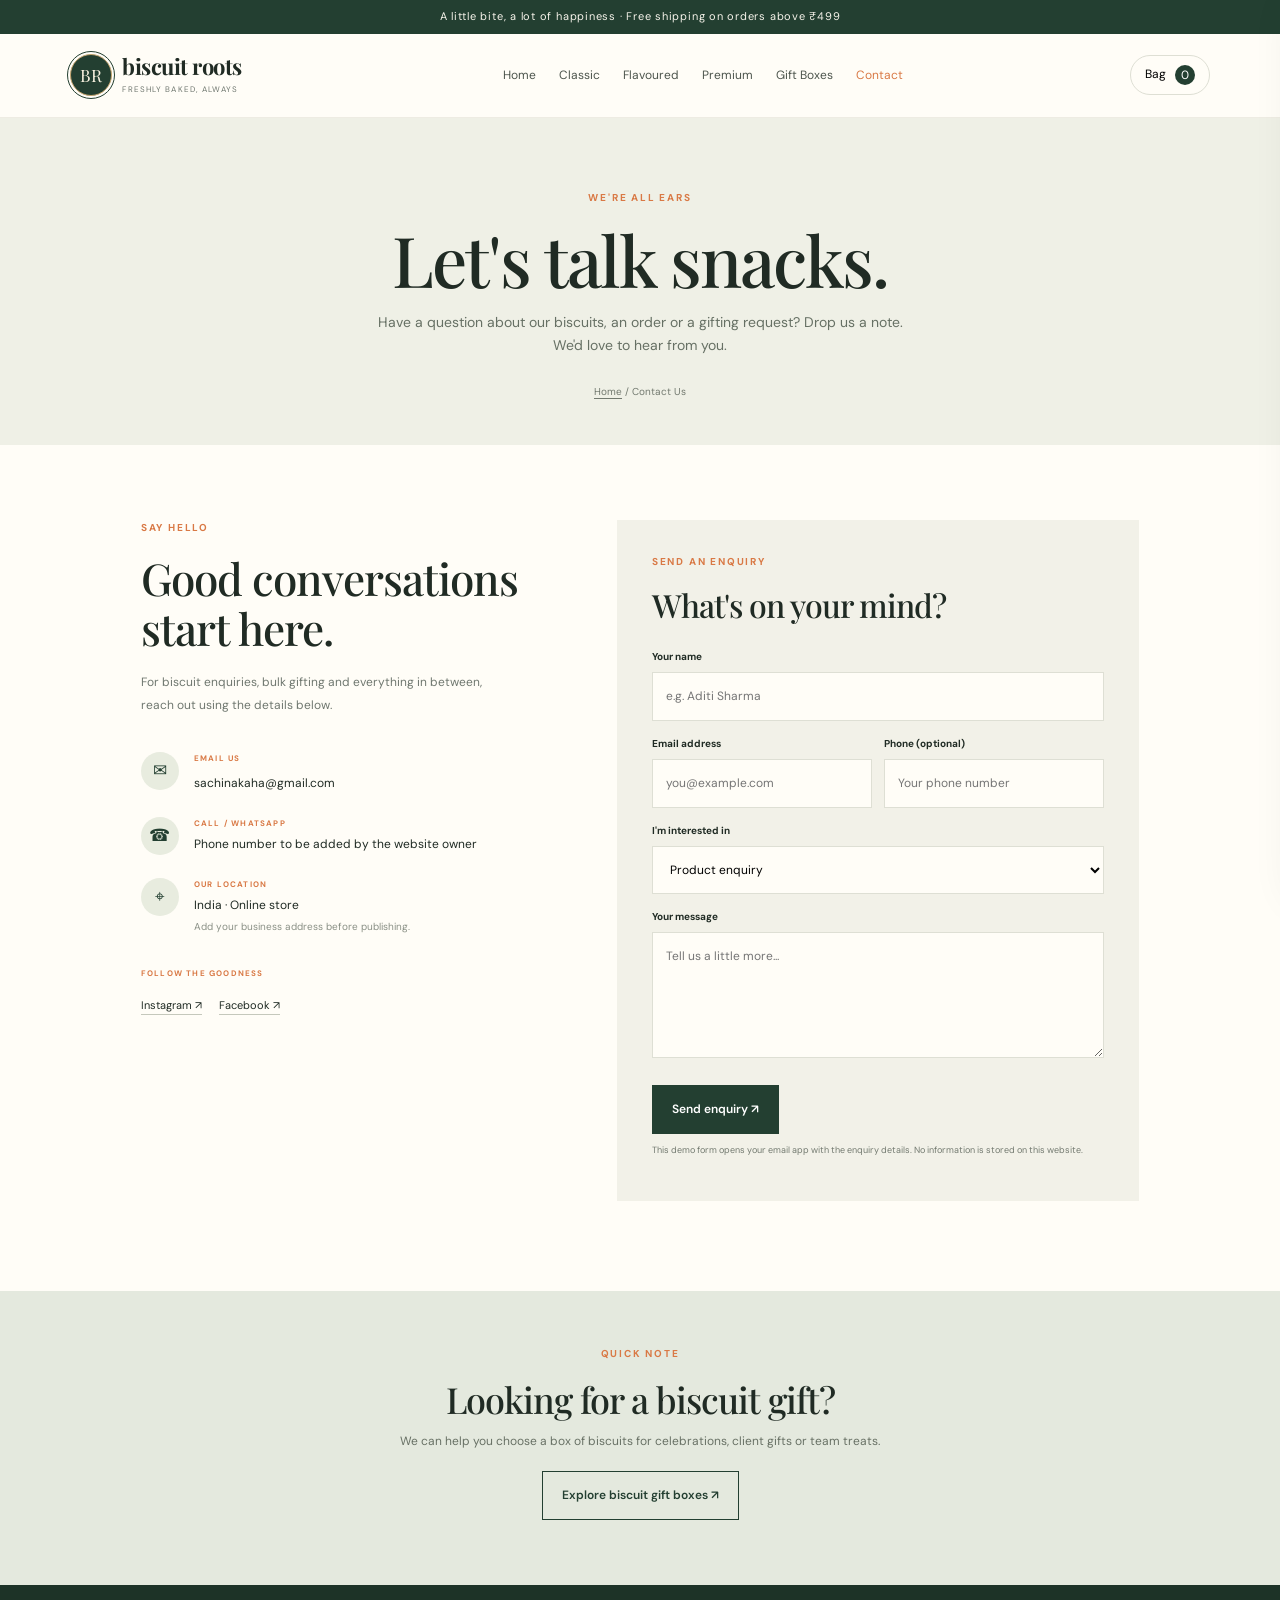
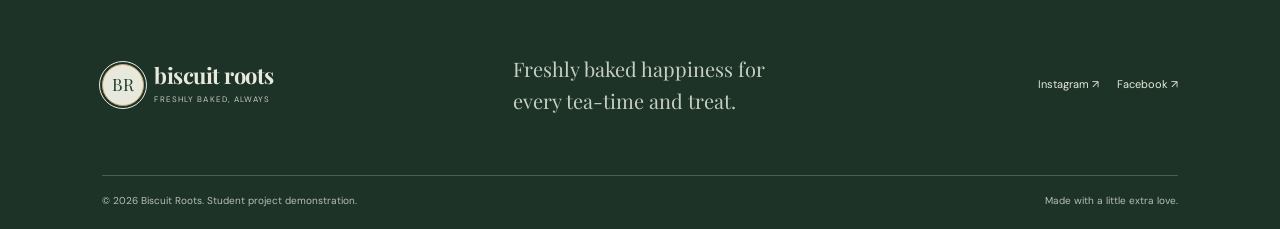
<file: contact.html>
<!doctype html><html lang="en"><head><meta charset="utf-8"><meta name="viewport" content="width=device-width,initial-scale=1"><title>Contact Us | Biscuit Roots</title><link rel="stylesheet" href="styles.css"></head><body><div class="announcement">A little bite, a lot of happiness · Free shipping on orders above ₹499</div><header class="site-header"><a class="brand" href="index.html"><span class="brand-mark">BR</span><span><strong>biscuit roots</strong><small>FRESHLY BAKED, ALWAYS</small></span></a><button class="menu-toggle" aria-label="Toggle menu">☰</button><nav><a href="index.html">Home</a><a href="foxnuts.html">Classic</a><a href="flavoured.html">Flavoured</a><a href="premium.html">Premium</a><a href="gift-boxes.html">Gift Boxes</a><a class="active" href="contact.html">Contact</a></nav><button class="cart-button" id="cart-open">Bag <span id="cart-count">0</span></button></header><main><section class="page-hero contact-hero"><p class="eyebrow">WE'RE ALL EARS</p><h1>Let's talk snacks.</h1><p>Have a question about our biscuits, an order or a gifting request? Drop us a note. We'd love to hear from you.</p><div class="breadcrumb"><a href="index.html">Home</a> / Contact Us</div></section><section class="contact-layout"><div class="contact-details"><p class="eyebrow">SAY HELLO</p><h2>Good conversations<br>start here.</h2><p>For biscuit enquiries, bulk gifting and everything in between, reach out using the details below.</p><div class="contact-item"><span class="contact-icon">✉</span><div><small>EMAIL US</small><a href="mailto:sachinakaha@gmail.com">sachinakaha@gmail.com</a></div></div><div class="contact-item"><span class="contact-icon">☎</span><div><small>CALL / WHATSAPP</small><p>Phone number to be added by the website owner</p></div></div><div class="contact-item"><span class="contact-icon">⌖</span><div><small>OUR LOCATION</small><p>India · Online store</p><p class="muted">Add your business address before publishing.</p></div></div><div class="contact-social"><small>FOLLOW THE GOODNESS</small><a href="https://www.instagram.com/" target="_blank" rel="noreferrer">Instagram ↗</a><a href="https://www.facebook.com/" target="_blank" rel="noreferrer">Facebook ↗</a></div></div><form class="enquiry-form" id="enquiry-form"><p class="eyebrow">SEND AN ENQUIRY</p><h2>What's on your mind?</h2><label for="name">Your name</label><input id="name" name="name" placeholder="e.g. Aditi Sharma" required><div class="form-row"><div><label for="email">Email address</label><input id="email" name="email" type="email" placeholder="you@example.com" required></div><div><label for="phone">Phone (optional)</label><input id="phone" name="phone" type="tel" placeholder="Your phone number"></div></div><label for="topic">I'm interested in</label><select id="topic" name="topic"><option>Product enquiry</option><option>Bulk / corporate gifting</option><option>Order support</option><option>Partnership</option><option>Something else</option></select><label for="message">Your message</label><textarea id="message" name="message" rows="5" placeholder="Tell us a little more..." required></textarea><button class="btn btn-dark" type="submit">Send enquiry ↗</button><p class="form-note" id="form-message">This demo form opens your email app with the enquiry details. No information is stored on this website.</p></form></section><section class="faq-strip"><p class="eyebrow">QUICK NOTE</p><h2>Looking for a biscuit gift?</h2><p>We can help you choose a box of biscuits for celebrations, client gifts or team treats.</p><a class="btn btn-outline" href="gift-boxes.html">Explore biscuit gift boxes ↗</a></section></main><footer class="footer"><div class="footer-main"><a class="brand brand-light" href="index.html"><span class="brand-mark">BR</span><span><strong>biscuit roots</strong><small>FRESHLY BAKED, ALWAYS</small></span></a><p>Freshly baked happiness for every tea-time and treat.</p><div class="socials"><a href="https://www.instagram.com/" target="_blank" rel="noreferrer">Instagram ↗</a><a href="https://www.facebook.com/" target="_blank" rel="noreferrer">Facebook ↗</a></div></div><div class="footer-bottom"><span>© 2026 Biscuit Roots. Student project demonstration.</span><span>Made with a little extra love.</span></div></footer><aside class="cart-drawer" id="cart-drawer" aria-hidden="true"><div class="cart-top"><h2>Your biscuit bag</h2><button id="cart-close" aria-label="Close bag">✕</button></div><div id="cart-items" class="cart-items"><p class="empty-cart">Your bag is waiting for a sweet little treat.</p></div><div class="cart-bottom"><div><span>Subtotal</span><strong id="cart-total">₹0</strong></div><button class="btn btn-dark" id="checkout">Enquire to order ↗</button><small>Demo checkout — your order request opens in email.</small></div></aside><div class="cart-scrim" id="cart-scrim"></div><script src="script.js"></script></body></html>
</file>
<file: styles.css>
@import url('https://fonts.googleapis.com/css2?family=DM+Sans:wght@400;500;600;700&family=Playfair+Display:ital,wght@0,500;0,600;0,700;1,500;1,600&display=swap');
:root{--cream:#f7f4eb;--paper:#fffdf7;--green:#233f31;--green2:#385642;--orange:#d97945;--ink:#202b24;--muted:#6f776f;--line:#dedfd4;--serif:'Playfair Display',Georgia,serif;--sans:'DM Sans',Arial,sans-serif}*{box-sizing:border-box}html{scroll-behavior:smooth}body{margin:0;background:var(--paper);color:var(--ink);font-family:var(--sans);font-size:15px;line-height:1.6}a{color:inherit;text-decoration:none}button,input,select,textarea{font:inherit}.announcement{background:var(--green);color:#f7f4eb;text-align:center;padding:8px 12px;font-size:11px;letter-spacing:.07em}.site-header{height:84px;display:flex;align-items:center;justify-content:space-between;padding:0 5.5%;gap:24px;background:var(--paper);border-bottom:1px solid #eeece3;position:sticky;top:0;z-index:20}.brand{display:flex;align-items:center;gap:10px;min-width:205px}.brand-mark{width:42px;height:42px;border-radius:50%;background:var(--green);color:#f8f2df;display:grid;place-items:center;font-family:var(--serif);font-size:17px;border:1px solid #c2a36d;outline:1px solid var(--green);outline-offset:2px}.brand strong{display:block;font-family:var(--serif);font-size:22px;line-height:1.05;letter-spacing:-.5px}.brand small{display:block;font-size:8px;letter-spacing:.14em;margin-top:5px;color:var(--muted)}nav{display:flex;align-items:center;gap:23px}nav a{font-size:12px;color:#4d554d;transition:color .2s}nav a:hover,nav a.active{color:var(--orange)}.cart-button{background:transparent;border:1px solid var(--line);padding:9px 14px;border-radius:30px;font-size:12px;cursor:pointer;white-space:nowrap}.cart-button span{background:var(--green);color:white;border-radius:50%;display:inline-grid;place-items:center;width:20px;height:20px;margin-left:6px}.menu-toggle{display:none;background:none;border:0;font-size:23px}.hero{display:grid;grid-template-columns:1fr 1fr;min-height:560px;background:#f0eee2}.hero-copy{padding:76px 7vw 55px 11%;align-self:center}.eyebrow{font-size:10px;letter-spacing:.18em;font-weight:700;color:var(--orange);margin:0 0 17px}.hero h1,.page-hero h1{font-family:var(--serif);font-size:clamp(48px,5.5vw,78px);line-height:1.04;letter-spacing:-2px;margin:0 0 24px;font-weight:500}.hero h1 em,.story-copy h2 em{color:var(--orange);font-weight:500}.hero-copy>p:not(.eyebrow){max-width:440px;color:#636a60;font-size:15px;line-height:1.9}.hero-actions{display:flex;align-items:center;gap:24px;margin-top:29px}.btn{display:inline-flex;align-items:center;justify-content:center;gap:24px;border:1px solid transparent;padding:14px 19px;font-size:12px;font-weight:600;cursor:pointer;transition:transform .2s,background .2s}.btn:hover{transform:translateY(-2px)}.btn-dark{background:var(--green);color:white}.btn-dark:hover{background:#172d22}.btn-outline{border-color:var(--green);color:var(--green);background:transparent}.text-link{font-size:12px;border-bottom:1px solid #c7c9bd;padding-bottom:5px}.hero-notes{display:flex;flex-wrap:wrap;gap:17px;margin-top:48px;font-size:10px;color:#697167}.hero-visual{position:relative;min-height:560px;overflow:hidden}.hero-visual>img{width:100%;height:100%;position:absolute;inset:0;object-fit:cover;filter:saturate(.8)}.hero-visual:after{content:'';position:absolute;inset:0;background:linear-gradient(90deg,rgba(20,35,25,.05),rgba(20,35,25,.1))}.floating-note{position:absolute;z-index:1;right:8%;bottom:9%;background:var(--paper);padding:23px 28px;box-shadow:0 10px 40px #0002}.floating-note span{font-size:8px;letter-spacing:.14em;color:var(--orange);display:block;margin-bottom:10px}.floating-note strong{font-family:var(--serif);font-size:23px;line-height:1.2;font-weight:500}.trust-strip{display:grid;grid-template-columns:repeat(4,1fr);padding:25px 9%;background:var(--green);color:#f7f4eb;gap:20px}.trust-strip div{display:flex;align-items:center;justify-content:center;gap:12px}.trust-strip strong{font-family:var(--serif);font-size:23px;color:#dca477;font-weight:500}.trust-strip span{font-size:11px}.section{padding:95px 8%}.section-heading{display:flex;align-items:end;justify-content:space-between;margin-bottom:35px}.section-heading h2,.story-copy h2,.contact-details h2,.enquiry-form h2,.newsletter h2,.faq-strip h2{font-family:var(--serif);font-size:clamp(34px,4vw,48px);line-height:1.14;letter-spacing:-1px;font-weight:500;margin:0}.category-grid{display:grid;grid-template-columns:repeat(4,1fr);gap:16px}.category-card{background:#f1efe5;display:flex;flex-direction:column;min-width:0;transition:transform .25s}.category-card:hover{transform:translateY(-5px)}.category-card img{width:100%;height:205px;object-fit:cover;display:block}.category-card>div{padding:20px 18px 23px}.category-card span{font-size:8px;letter-spacing:.14em;color:var(--orange)}.category-card h3{font-family:var(--serif);font-size:22px;font-weight:500;margin:8px 0}.category-card p{font-size:11px;color:var(--muted);min-height:35px;margin:0 0 18px}.category-card b{font-size:10px;font-weight:600}.story-section{display:grid;grid-template-columns:1fr 1fr;background:#eeeee4}.story-image{min-height:500px}.story-image img{width:100%;height:100%;object-fit:cover;display:block}.story-copy{padding:70px 11%;align-self:center}.story-copy h2{font-size:clamp(42px,5vw,61px);margin-bottom:24px}.story-copy>p:not(.eyebrow){font-size:13px;color:#626a60;line-height:1.9;margin-bottom:15px}.story-copy .btn{margin-top:15px}.quote-band{display:flex;justify-content:center;align-items:center;gap:35px;text-align:center;padding:45px 20px;background:#dfe5d8;color:var(--green)}.quote-band span{color:var(--orange);font-size:25px}.quote-band p{font-family:var(--serif);font-size:23px;line-height:1.45;margin:0}.newsletter{display:flex;justify-content:space-between;align-items:center;padding:65px 9%;gap:35px}.newsletter h2{font-size:36px}.newsletter p:not(.eyebrow){font-size:12px;color:var(--muted)}.newsletter form{display:grid;grid-template-columns:minmax(190px,1fr) auto;gap:8px;min-width:42%;position:relative}.newsletter input,.enquiry-form input,.enquiry-form select,.enquiry-form textarea{border:1px solid var(--line);background:#fffdf7;padding:14px 13px;min-width:0;width:100%;outline:none;border-radius:0}.newsletter input:focus,.enquiry-form input:focus,.enquiry-form select:focus,.enquiry-form textarea:focus{border-color:var(--green)}.newsletter small{grid-column:1/-1;color:var(--green);font-size:11px}.footer{background:#1d3327;color:#e8e9dd;padding:48px 8% 20px}.footer-main{display:grid;grid-template-columns:1.2fr 1fr 1fr;align-items:center;gap:30px;padding-bottom:38px}.brand-light .brand-mark{background:#e8e9dd;color:var(--green);outline-color:#e8e9dd;border-color:#c4a16c}.brand-light small{color:#c5cbbf}.footer-main>p{font-family:var(--serif);font-size:20px;max-width:260px;color:#c7cec2}.socials{display:flex;justify-content:flex-end;gap:18px;font-size:11px}.footer-bottom{border-top:1px solid #496050;padding-top:17px;display:flex;justify-content:space-between;gap:20px;color:#b7c0b5;font-size:10px}.page-hero{background:#eff0e6;text-align:center;padding:72px 20px 38px}.page-hero h1{font-size:clamp(46px,6vw,70px);margin-bottom:16px}.page-hero>p:not(.eyebrow){max-width:550px;margin:0 auto;color:#667064;font-size:14px}.breadcrumb{margin-top:28px;font-size:10px;color:#72796f}.breadcrumb a{text-decoration:underline;text-underline-offset:3px}.product-section{padding:45px 8% 90px}.product-intro{display:flex;justify-content:space-between;border-bottom:1px solid var(--line);padding-bottom:15px;margin-bottom:23px;font-size:10px;color:#6b7368}.product-intro span:first-child{font-weight:700;letter-spacing:.12em;color:var(--green)}.product-grid{display:grid;grid-template-columns:repeat(3,1fr);gap:22px}.product-card{background:#f6f4ed;min-width:0}.product-photo{height:285px;position:relative;overflow:hidden;background:#ebe8dc}.product-photo img{width:100%;height:100%;object-fit:cover;transition:transform .4s}.product-card:hover .product-photo img{transform:scale(1.04)}.product-tag{position:absolute;left:14px;top:14px;background:var(--paper);padding:6px 9px;font-size:8px;letter-spacing:.1em;color:var(--green)}.product-info{padding:20px;display:flex;flex-direction:column;min-height:230px}.product-info h3{font-family:var(--serif);font-size:23px;font-weight:500;margin:0 0 7px}.product-info p{font-size:11px;color:#72776e;margin:0;line-height:1.7;min-height:39px}.product-meta{display:flex;align-items:center;justify-content:space-between;margin:20px 0 15px}.product-meta strong{font-size:18px;color:var(--green)}.product-meta span{font-size:10px;color:var(--muted)}.product-info .btn{width:100%;margin-top:auto}.demo-note{font-size:10px;color:#7b8178;margin-top:22px}.contact-hero{padding-bottom:45px}.contact-layout{display:grid;grid-template-columns:.85fr 1.15fr;gap:9%;padding:75px 11% 90px}.contact-details h2{font-size:44px;margin-bottom:18px}.contact-details>p:not(.eyebrow){font-size:12px;color:var(--muted);line-height:1.9;max-width:370px;margin-bottom:35px}.contact-item{display:flex;align-items:flex-start;gap:15px;margin:23px 0}.contact-icon{display:grid;place-items:center;width:38px;height:38px;border-radius:50%;background:#e8ecdf;color:var(--green);font-size:17px;flex-shrink:0}.contact-item small,.contact-social small{display:block;font-size:8px;letter-spacing:.15em;color:var(--orange);font-weight:700;margin-bottom:5px}.contact-item a,.contact-item p{font-size:12px;margin:0}.contact-item .muted{color:#8a9086;font-size:10px;margin-top:4px}.contact-social{display:flex;gap:17px;align-items:center;flex-wrap:wrap;margin-top:32px}.contact-social small{width:100%;margin-bottom:0}.contact-social a{font-size:11px;border-bottom:1px solid #c5c8bc}.enquiry-form{background:#f2f1e8;padding:34px 35px}.enquiry-form h2{font-size:32px;margin-bottom:25px}.enquiry-form label{display:block;font-size:10px;font-weight:700;margin:15px 0 7px}.enquiry-form input,.enquiry-form select,.enquiry-form textarea{font-size:12px}.enquiry-form textarea{resize:vertical}.form-row{display:grid;grid-template-columns:1fr 1fr;gap:12px}.enquiry-form .btn{margin-top:20px}.form-note{font-size:9px;color:#737a70;line-height:1.6}.faq-strip{text-align:center;padding:55px 20px 65px;background:#e4e9de}.faq-strip h2{font-size:36px}.faq-strip>p:not(.eyebrow){font-size:12px;color:#687165;margin:12px auto 20px}.cart-drawer{position:fixed;z-index:50;right:0;top:0;height:100dvh;width:min(420px,100%);background:var(--paper);padding:25px;display:flex;flex-direction:column;transform:translateX(105%);transition:transform .3s;box-shadow:-10px 0 40px #0001}.cart-drawer.open{transform:translateX(0)}.cart-top{display:flex;justify-content:space-between;align-items:center;border-bottom:1px solid var(--line);padding-bottom:15px}.cart-top h2{font-family:var(--serif);font-weight:500}.cart-top button{background:none;border:0;font-size:20px;cursor:pointer}.cart-items{flex:1;overflow:auto;padding:15px 0}.empty-cart{font-size:13px;color:var(--muted);padding:20px 0}.cart-row{display:flex;justify-content:space-between;gap:15px;padding:13px 0;border-bottom:1px solid var(--line);font-size:12px}.cart-row small{display:block;color:var(--muted);margin-top:4px}.cart-row button{border:0;background:none;color:#a65332;cursor:pointer}.cart-bottom{border-top:1px solid var(--line);padding-top:18px}.cart-bottom>div{display:flex;justify-content:space-between;margin-bottom:16px}.cart-bottom .btn{width:100%}.cart-bottom small{display:block;text-align:center;color:var(--muted);font-size:9px;margin-top:10px}.cart-scrim{position:fixed;inset:0;background:#17251dcc;z-index:40;opacity:0;pointer-events:none;transition:opacity .3s}.cart-scrim.open{opacity:1;pointer-events:auto}
@media(max-width:1000px){.site-header{padding:0 3%;gap:12px}.brand{min-width:180px}.brand strong{font-size:19px}nav{gap:12px}nav a{font-size:11px}.category-grid{grid-template-columns:repeat(2,1fr)}.category-card img{height:230px}.hero-copy{padding-left:7%}.contact-layout{padding-left:7%;padding-right:7%;gap:5%}}@media(max-width:720px){.announcement{font-size:9px}.site-header{height:72px;padding:0 5%;justify-content:space-between}.brand{min-width:0}.brand-mark{width:36px;height:36px;font-size:14px}.brand strong{font-size:18px}.brand small{font-size:7px}.menu-toggle{display:block;order:3}.site-header nav{display:none;position:absolute;left:0;right:0;top:72px;background:var(--paper);padding:18px 6% 24px;box-shadow:0 10px 15px #0001;flex-direction:column;align-items:flex-start;gap:16px}.site-header nav.show{display:flex}.cart-button{margin-left:auto;padding:6px 9px}.hero{grid-template-columns:1fr}.hero-copy{padding:55px 7% 35px}.hero h1{font-size:57px}.hero-visual{min-height:340px}.hero-notes{margin-top:28px;gap:12px}.trust-strip{grid-template-columns:1fr 1fr;padding:22px 7%;gap:17px}.trust-strip div{justify-content:flex-start}.section{padding:60px 6%}.section-heading{align-items:flex-start;gap:15px;flex-direction:column}.section-heading h2{font-size:38px}.category-grid{gap:12px}.category-card img{height:155px}.category-card>div{padding:14px}.category-card h3{font-size:19px}.category-card p{font-size:10px}.story-section{grid-template-columns:1fr}.story-image{min-height:290px;height:290px}.story-copy{padding:45px 8% 55px}.story-copy h2{font-size:50px}.quote-band{gap:13px;padding:35px 15px}.quote-band p{font-size:18px}.newsletter{padding:48px 7%;display:block}.newsletter h2{font-size:32px}.newsletter form{margin-top:25px;min-width:0;grid-template-columns:1fr}.newsletter form .btn{width:100%}.footer{padding:38px 7% 18px}.footer-main{grid-template-columns:1fr;gap:14px;padding-bottom:28px}.footer-main>p{margin:0;font-size:18px}.socials{justify-content:flex-start}.footer-bottom{flex-direction:column;gap:5px}.page-hero{padding:53px 7% 30px}.page-hero h1{font-size:48px;letter-spacing:-1px}.page-hero>p:not(.eyebrow){font-size:12px}.product-section{padding:32px 5% 60px}.product-intro{gap:12px;font-size:9px}.product-grid{grid-template-columns:1fr 1fr;gap:12px}.product-photo{height:190px}.product-info{padding:13px;min-height:235px}.product-info h3{font-size:19px}.product-info p{font-size:10px}.product-meta{align-items:flex-start;flex-direction:column;gap:2px;margin:14px 0}.product-meta strong{font-size:16px}.product-info .btn{padding:12px 8px;font-size:10px;gap:7px}.contact-layout{grid-template-columns:1fr;padding:45px 6%;gap:35px}.contact-details h2{font-size:39px}.enquiry-form{padding:25px 20px}.form-row{grid-template-columns:1fr;gap:0}.faq-strip{padding:45px 6%}}@media(max-width:390px){.category-grid,.product-grid{grid-template-columns:1fr}.category-card img{height:220px}.product-photo{height:250px}.product-info{min-height:0}.product-info p{min-height:0}.product-meta{flex-direction:row;align-items:center}.hero h1{font-size:49px}}
</file>
